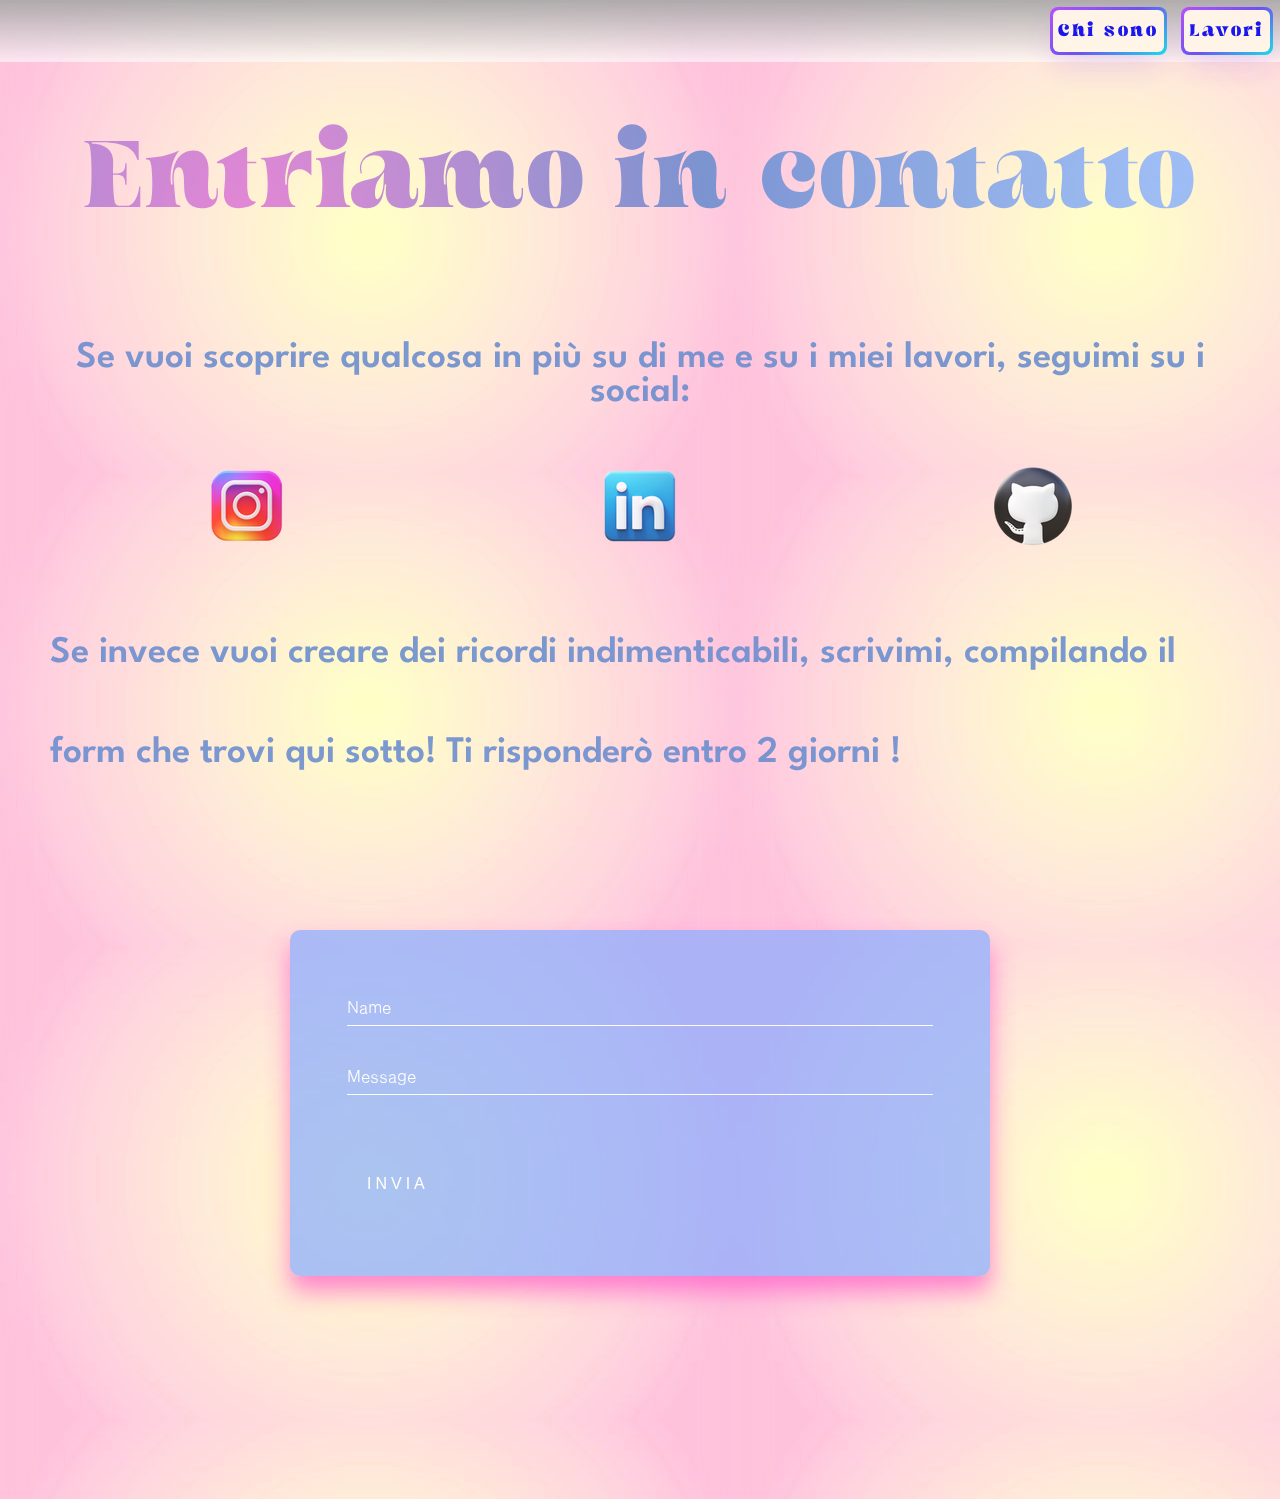
<file: portfolio/contacts/contacts.html>
<html lang="it">
  <head>
    <link rel="stylesheet" href="/portfolio/../assets/css/contacts.css" />
    <link rel="icon" type="image/x-icon" href="/assets/img/icons/favicon.ico" />
    <link rel="stylesheet" href="../../assets/css/style.css" />
    <link rel="stylesheet" href="../../assets/css/buttons.css" />
    <meta charset="UTF-8" />
    <meta http-equiv="X-UA-Compatible" content="IE=edge" />
    <meta name="viewport" content="width=device-width, initial-scale=1.0" />
    <title>contacts</title>
  </head>
  <body style="background: #ffffff url(/assets/img/aura.jpeg); opacity: 0.9">
    <!--header con bottoni-->
    <header class="header">
      <div class="buttons-grid-container">
        <button class="btn-nav">
          <a href="../../index.html">Chi sono</a>
        </button>
        <button class="btn-nav">
          <a href="../works/works.html">Lavori</a>
        </button>
      </div>
    </header>

    <div class="all-contacts">
      <div class="hi text-gradient1">
        <h1>Entriamo in contatto</h1>
      </div>
      <div class="contacts-links">
        <div class="phrase1">
          <h2>
            Se vuoi scoprire qualcosa in più su di me e su i miei lavori,
            seguimi su i social:
          </h2>
        </div>
        <div class="social-media">
          <div>
            <a
              class="social-media-icons"
              href="https://www.instagram.com/el.ph.aba/"
              target="_blank"
              rel="noopener noreferrer"
              ><img
                src="/assets/img/icons/icons8-instagram-94.png"
                alt="logo instagram"
            /></a>
          </div>
          <div>
            <a
              class="social-media-icons"
              href="https://www.linkedin.com/in/ele-dg/"
              target="_blank"
              rel="noopener noreferrer"
              ><img
                src="/assets/img/icons/icons8-linkedin-94.png"
                alt="logo linkedin"
            /></a>
          </div>
          <div>
            <a
              class="social-media-icons"
              href="https://github.com/Nora-Roselee/Nora-Roselee.github.io"
              target="_blank"
              rel="noopener noreferrer"
              ><img
                src="/assets/img/icons/icons8-github-94.png"
                alt="logo github"
            /></a>
          </div>
        </div>
        <div class="phrase2">
          <h2>
            Se invece vuoi creare dei ricordi indimenticabili, scrivimi,
            compilando il form che trovi qui sotto! Ti risponderò entro 2 giorni
            !
          </h2>
        </div>
      </div>
      <div class="login-box">
        <form>
          <div class="user-box">
            <input type="text" name="textname" required />
            <label>Name</label>
          </div>
          <div class="user-box">
            <input type="message" name="message" required />
            <label>Message</label>
          </div>

          <button type="submit">Invia</button>
        </form>
      </div>
    </div>
  </body>
</html>
</file>
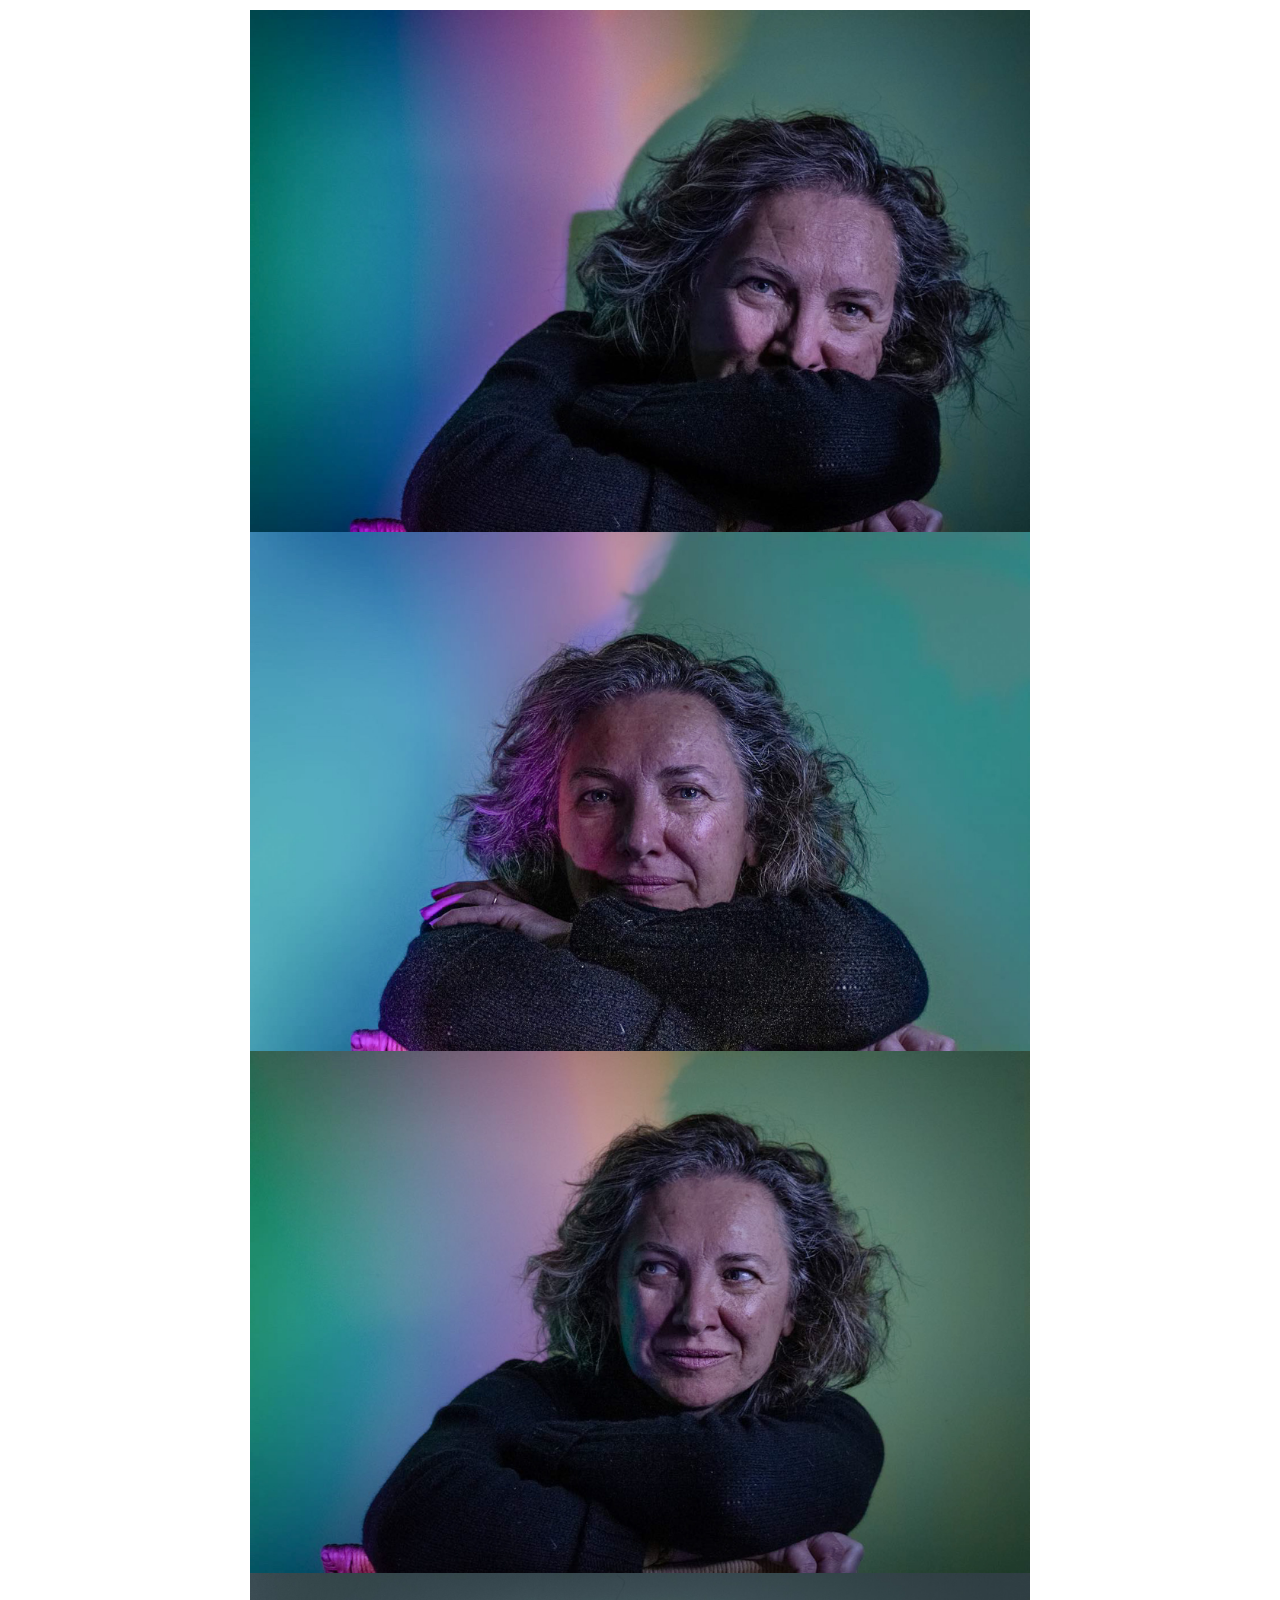
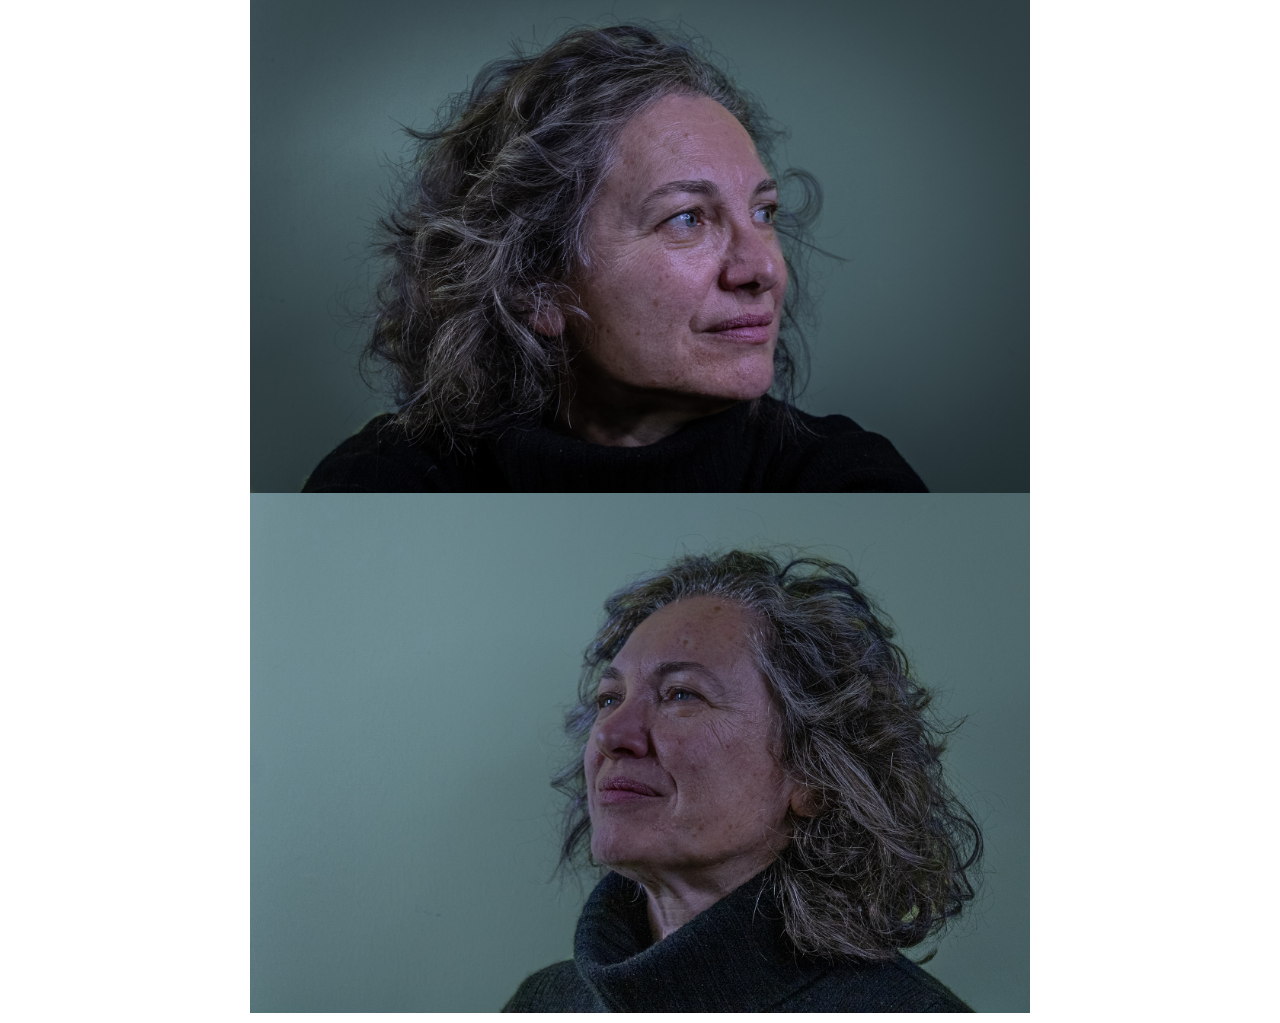
<file: portfolio/works/pina/pina.html>
<html lang="it">
  <head>
    <meta name="viewport" content="width=device-width, initial-scale=1" />
    <link rel="icon" type="image/x-icon" href="/assets/img/icons/favicon.ico" />
    <style>
      body {
        background-color: rgb(255, 255, 255);
        margin: 10px;
      }
    </style>
    <link rel="stylesheet" href="/assets/css/all-photo-pages.css" />
    <meta charset="UTF-8" />
    <title>Pina</title>
  </head>

  <body>
    <div class="gallery-container">
      <img src="/assets/img/pinaCartel/pina-0.jpg" alt="" width="100%" />
      <img src="/assets/img/pinaCartel/rainbowCenter.jpg" alt="" width="100%" />
      <img src="/assets/img/pinaCartel/rainbowsx.jpg" alt="" width="100%" />
      <img src="/assets/img/pinaCartel/pin2.jpg" alt="" width="100%" />
      <img src="/assets/img/pinaCartel/pin1.jpg" alt="" width="100%" />
    </div>
  </body>
</html>
</file>
<file: assets/css/contacts.css>
@font-face {
  font-family: "LeagueSpartan-SemiBold.ttf";
  src: url("../font/SequelSansOTF/otf/LeagueSpartan-SemiBold.ttf");
  font-weight: normal;
  font-style: normal;
}

@font-face {
  font-family: "Begild.otf";
  src: url("../font/SequelSansOTF/otf/Begild.otf");
  font-weight: bold;
  font-style: bold;
}

body {
  background-color: rgba(255, 255, 255, 0.946);
  margin: 0;
}

.background-image {
  opacity: 0.5;
}

.hi {
  display: flex;
  justify-content: center;
  font-family: "Begild.otf";
  letter-spacing: 3px;
  font-size: 50;
}

.text-gradient1 {
  color: #ff8c00;
  background: radial-gradient(
    77.35% 538.53% at 16.63% 71.41%,
    #e37ad5 0%,
    #6d8ecf 50.05%,
    #94b6f9 100%
  );
  background-size: cover;
  -webkit-background-clip: text;
  -webkit-text-fill-color: transparent;
  background-clip: text;
  text-emphasis-color: transparent;
}

.contacts-links {
  text-align: center;
  justify-content: center;
  font-family: "SequelSansHeadline", "sans-serif";
  font-size: 25;
  margin-bottom: 300px;
  color: #6d8ecf;
}

.phrase1 {
  margin-bottom: 50px;
  font-family: "LeagueSpartan-SemiBold.ttf", sans-serif; /* usa un font di riserva nel caso il tuo font personalizzato non venga caricato */
}

.social-media {
  justify-content: space-around;
  display: flex;
  align-items: center;
  margin-top: 1rem;
}

.phrase2 {
  text-align: left;
  margin-top: 50px;
  line-height: 100px;
  font-family: "LeagueSpartan-SemiBold.ttf", sans-serif; /* usa un font di riserva nel caso il tuo font personalizzato non venga caricato */
}

.login-box {
  position: relative;
  top: 50%;
  left: 50%;
  width: 700px;
  padding: 57px;
  transform: translate(-50%, -50%);
  background: rgba(139, 172, 255, 0.811);
  box-sizing: border-box;
  box-shadow: 0 15px 25px #ff55c6c7;
  border-radius: 10px;
  font-family: "SequelSansHeadline";
}

.login-box .user-box {
  position: relative;
}

.login-box .user-box input {
  width: 100%;
  padding: 10px 0;
  font-size: 16px;
  color: #fff;
  margin-bottom: 30px;
  border: none;
  border-bottom: 1px solid #fff;
  outline: none;
  background: transparent;
}

.login-box .user-box label {
  position: absolute;
  top: 0;
  left: 0;
  padding: 10px 0;
  font-size: 16px;
  color: #fff;
  pointer-events: none;
  transition: 0.5s;
}

.login-box .user-box input:focus ~ label,
.login-box .user-box input:valid ~ label {
  top: -20px;
  left: 0;
  color: #fc96ed;
  font-size: 12px;
}

.login-box form button {
  position: relative;
  display: inline-block;
  padding: 10px 20px;
  color: #ffffff;
  font-size: 16px;
  text-decoration: none;
  text-transform: uppercase;
  overflow: hidden;
  transition: 0.5s;
  margin-top: 40px;
  letter-spacing: 4px;
  background: none;
  border: none;
}

.login-box button:hover {
  background: #ffbcf5;
  color: #fff;
  border-radius: 5px;
  box-shadow: 0 0 5px #fc96ed, 0 0 25px #fc96ed, 0 0 50px #fc96ed,
    0 0 100px#fc96ed;
}

.login-box button span {
  position: absolute;
  display: block;
}

@keyframes btn-anim1 {
  0% {
    left: -100%;
  }

  50%,
  100% {
    left: 100%;
  }
}

.login-box button span:nth-child(1) {
  bottom: 2px;
  left: -100%;
  width: 100%;
  height: 2px;
  background: linear-gradient(90deg, transparent, #fc96ed);
  animation: btn-anim1 2s linear infinite;
}

.all-contacts {
  padding: 50px;
}

@media only screen and (max-width: 768px) {
  .phrase2 {
    font-size: large;
    line-height: 40px;
  }

  .hi {
    display: flex;
    justify-content: center;
    text-align: center;
    font-family: "Begild.otf";
    letter-spacing: 3px;
    font-size: 20;
  }

  .login-box {
    width: 300px;
  }
}
</file>
<file: assets/css/style.css>
@font-face {
  font-family: "SequelSansHeadline";
  src: url("../font/SequelSansOTF/Sequel\ Sans\ Light\ Body.otf")
    format("opentype");
  font-weight: bold;
  font-style: bold;
}
@font-face {
  font-family: "Begild.otf";
  src: url("../font/SequelSansOTF/otf/Begild.otf");
  font-weight: bold;
  font-style: bold;
}

.header {
  width: 100%;
  background: linear-gradient(currentcolor 0%, transparent 100%);
  transform: translateZ(0px);
  position: fixed;
  z-index: 1;
  left: 0;
  right: 0;
}

.text-photo-1-container {
  display: flex;
  justify-content: space-around;
  align-items: flex-start;
  flex-direction: column;
  margin: 30px;
  line-height: 50px;
  letter-spacing: 3px;
  font-weight: bold;
  font-size: 20px;
  font-family: "SequelSansHeadline", "sans-serif";
  align-content: space-around;
}

html {
  scroll-behavior: smooth;
}

.title2 {
  line-height: 90px;
  font-family: "Begild.otf";
  font-size: 55px;
}

.text-image-1 {
  display: flex;
}

.title-gradient {
  color: #ff8c00;
  background: linear-gradient(to right, #40e0d0, #ff8c00, #ff0080);
  background-size: cover;
  -webkit-background-clip: text;
  -webkit-text-fill-color: transparent;
  background-clip: text;
  text-emphasis-color: transparent;
}

.photo-1 img {
  width: 550px;
}

.photo-2 img {
  width: 500px;
}

.photo-1 img,
.photo-2 img {
  border-radius: 20px;
}
.text-photo-2-container {
  display: flex;
  justify-content: space-around;
  align-items: flex-start;
  flex-direction: column;
  margin: 30px;
  padding-top: 250px;
  line-height: 50px;
  letter-spacing: 3px;
  font-weight: bold;
  font-size: 20px;
  font-family: "SequelSansHeadline", "sans-serif";
  align-content: space-around;
}

.text-image-2 {
  display: flex;
}

.photo-2,
.photo-1 {
  margin: 25px;
}

.my-story {
  font-size: 20px;
  font-weight: bold;
  font-size: larger;
  font-family: "SequelSansHeadline", "sans-serif";
  align-content: space-around;
}

@media only screen and (max-width: 768px) {
  .text-photo-1-container {
    display: flex;
    justify-content: center;
    align-items: center;
  }

  .text-image-1,
  .text-image-2 {
    display: flex;
    flex-direction: column-reverse;
    justify-content: center;
    align-items: center;
    text-align: center;
  }

  .text-image-2 {
    flex-direction: column;
  }

  .title2 {
    display: flex;
    text-align: center;
  }

  .photo-1 img {
    width: 300px;
  }

  .photo-2 img {
    width: 300px;
  }
}
</file>
<file: assets/css/buttons.css>
@font-face {
  font-family: "Begild.otf";
  src: url("../font/SequelSansOTF/otf/Begild.otf");
}

.buttons-grid-container {
  display: flex;
  justify-content: flex-end;
  background-color: #ffffffa6;
}

.btn-nav {
  height: 3rem;
  flex-wrap: nowrap;
  background-image: linear-gradient(144deg, #af40ff, #5b42f3 50%, #00ddeb);
  border: 0;
  border-radius: 8px;
  box-shadow: rgba(151, 65, 252, 0.2) 0 15px 30px -5px;
  box-sizing: border-box;
  color: #6450d4;
  display: flex;
  font-family: "Begild.otf";
  letter-spacing: 3px;
  font-size: 18px;
  justify-content: center;
  line-height: 1em;
  padding: 3px;
  margin: 7px;
  text-decoration: none;
  user-select: none;
  -webkit-user-select: none;
  touch-action: manipulation;
  white-space: nowrap;
  cursor: pointer;
  transition: all 0.3s;
}
.btn-nav a {
  padding-left: 5px;
  padding-right: 5px;
}
@media only screen and (max-width: 768px) {
  .btn-nav {
    min-width: 100px;
  }
}
.btn-nav:active,
.btn-nav:hover a {
  outline: 0;
  color: rgb(255, 246, 233);
  transition: all 0.3s;
}

.btn-nav a {
  background-color: rgb(255, 246, 233);
  display: flex;
  justify-content: center;
  align-items: center;
  border-radius: 6px;
  width: 100%;
  height: 100%;
  transition: 300ms;
  text-decoration: none;
}

.btn-nav:hover a {
  background: none;
}

.btn-nav:active {
  transform: scale(0.9);
}
</file>
<file: assets/css/all-photo-pages.css>
.gallery-container {
  justify-content: center;
  align-content: center;
  padding-left: 15rem;
  padding-right: 15rem;
}

@media only screen and (max-width: 768px) {
  .gallery-container {
    padding-left: 0;
    padding-right: 0;
  }
}
</file>
